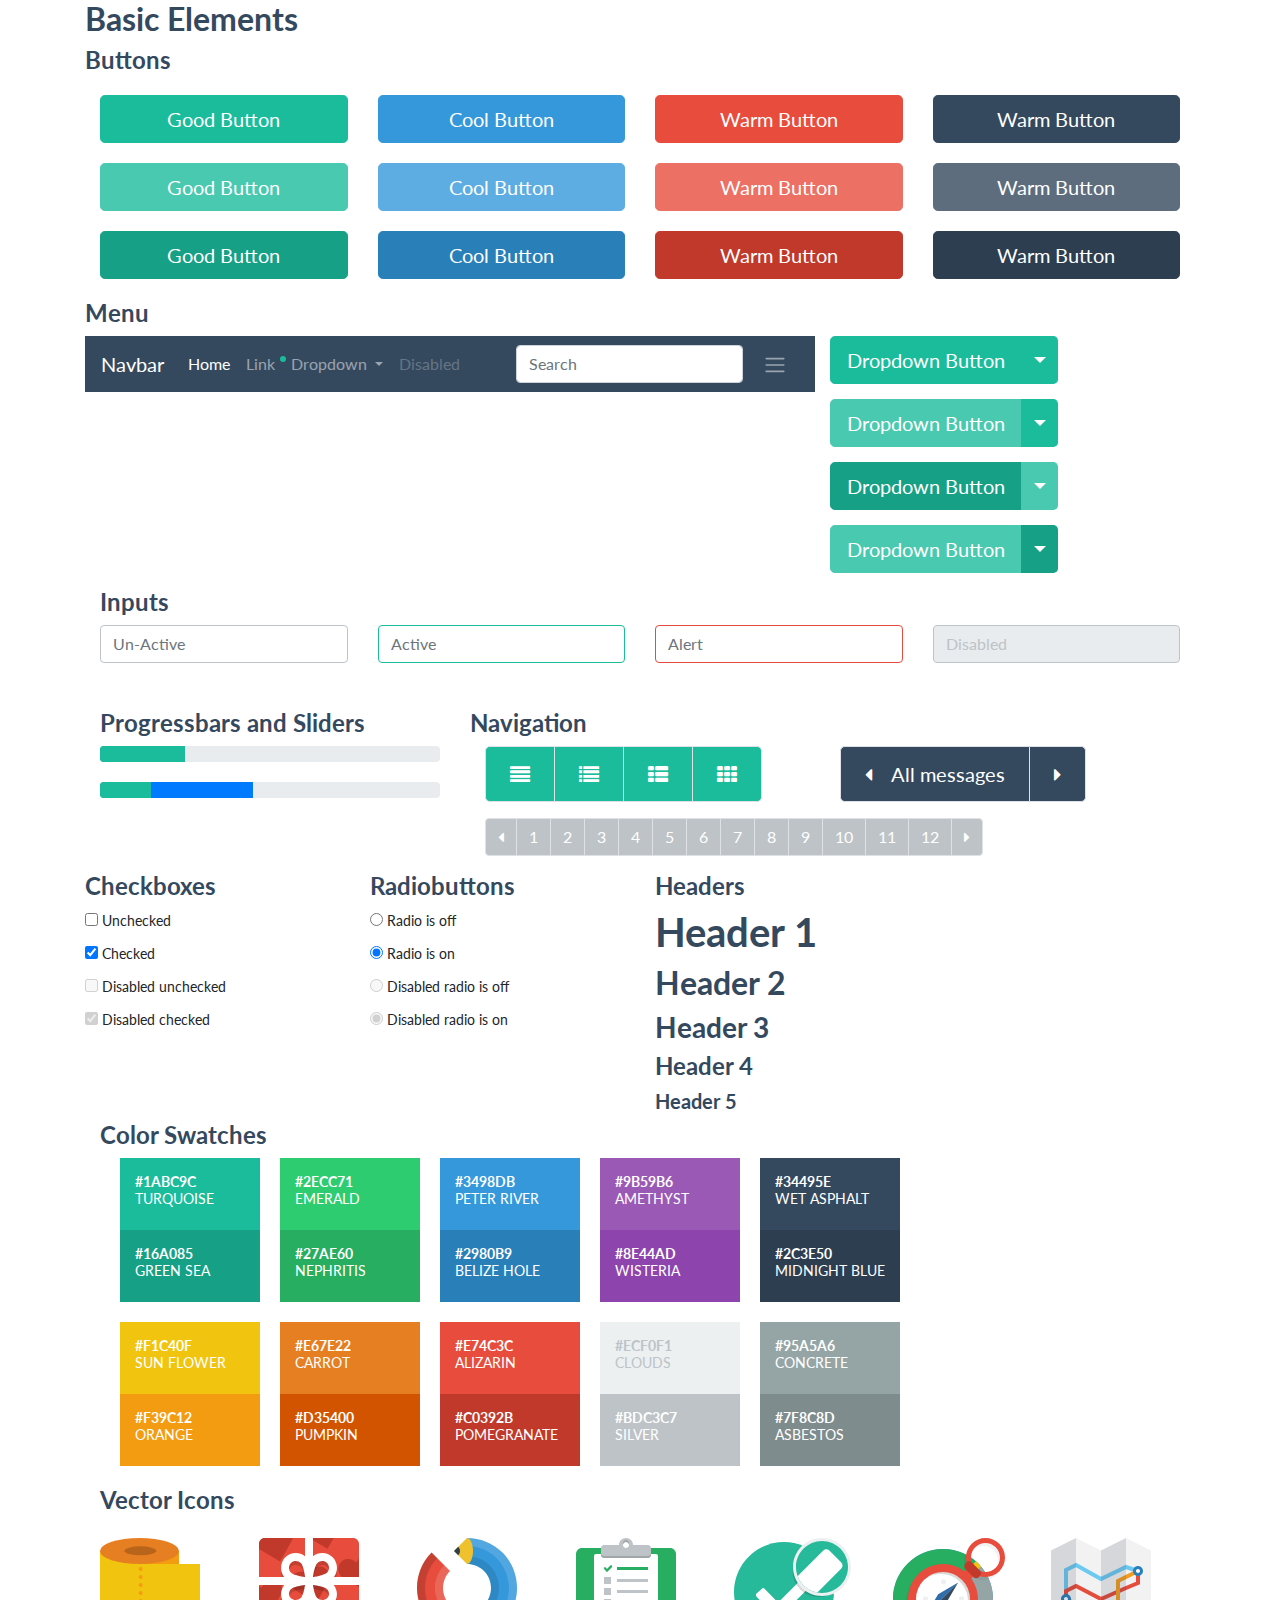
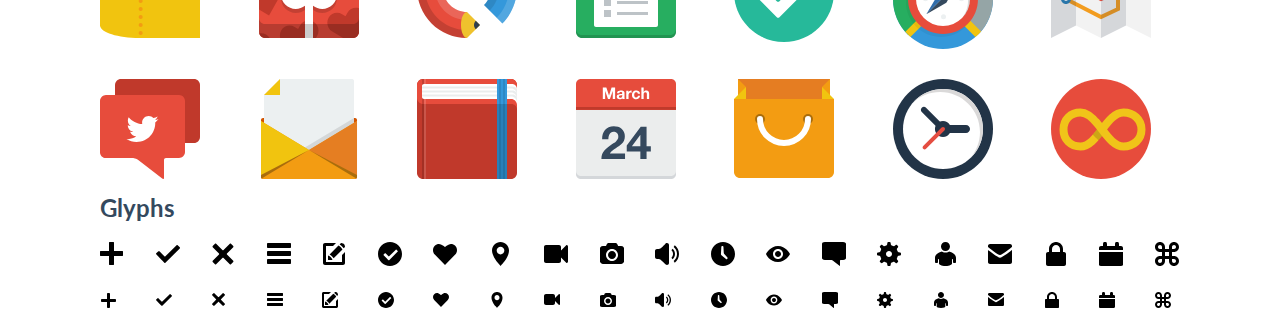
<file: index.html>
<!DOCTYPE html>
<html lang="en">
  <head>
    <meta charset="utf-8">
    <meta http-equiv="X-UA-Compatible" content="IE=edge">
    <meta name="viewport" content="width=device-width, initial-scale=1">
    <title></title>

    <link rel="stylesheet" href="css/normalize.css">
    <link rel="stylesheet" href="css/bootstrap.min.css">
    <link rel="stylesheet" href="css/main.css">
    <link rel="stylesheet" href="css/font-awesome.min.css">
  </head>
  <body>
    <!-- Main Container -->
    <div class="container-fluid">
      <!-- Buttons -->
      <div class="container">
        <h2>Basic Elements</h2>
        <div class="buttons-container">
          <h4>Buttons</h4>
          <div class="row buttons-row">
            <div class="col">
              <button class="btn btn-block btn-lg success" type="button">Good Button</button>
            </div>
            <div class="col">
              <button class="btn btn-block btn-lg primary" type="button">Cool Button</button>
            </div>
            <div class="col">
              <button class="btn btn-block btn-lg danger" type="button">Warm Button</button>
            </div>
            <div class="col">
              <button class="btn btn-block btn-lg dark" type="button">Warm Button</button>
            </div>
          </div>
          <div class="row buttons-row">
            <div class="col">
              <button class="btn btn-block btn-lg btn-light-success" type="button">Good Button</button>
            </div>
            <div class="col">
              <button class="btn btn-block btn-lg btn-light-primary" type="button">Cool Button</button>
            </div>
            <div class="col">
              <button class="btn btn-block btn-lg btn-light-danger" type="button">Warm Button</button>
            </div>
            <div class="col">
              <button class="btn btn-block btn-lg btn-light-dark" type="button">Warm Button</button>
            </div>
          </div>
          <div class="row buttons-row">
            <div class="col">
              <button class="btn btn-block btn-lg btn-bright-success" type="button">Good Button</button>
            </div>
            <div class="col">
              <button class="btn btn-block btn-lg btn-bright-primary" type="button">Cool Button</button>
            </div>
            <div class="col">
              <button class="btn btn-block btn-lg btn-bright-danger" type="button">Warm Button</button>
            </div>
            <div class="col">
              <button class="btn btn-block btn-lg btn-bright-dark" type="button">Warm Button</button>
            </div>
          </div>
        </div>

        <!-- Navbar & dropdown -->
        <div class="navbar-dropdown-container">
          <!-- Navbar -->
          <h4>Menu</h4>
          <div class="row">
            <div class="col-md-8 col-sm-12 col-xs-12">
              <nav class="navbar navbar-expand-lg navbar-dark bg-dark">
                <a class="navbar-brand" href="#">Navbar</a>
                <button class="navbar-toggler" type="button" data-toggle="collapse" data-target="#navbarSupportedContent" aria-controls="navbarSupportedContent" aria-expanded="false" aria-label="Toggle navigation">
                  <span class="navbar-toggler-icon"></span>
                </button>

                <div class="collapse navbar-collapse" id="navbarSupportedContent">
                  <ul class="navbar-nav mr-auto">
                    <li class="nav-item active">
                      <a class="nav-link" href="#">Home <span class="sr-only">(current)</span></a>
                    </li>
                    <li class="nav-item">
                      <a class="nav-link" href="#">Link<span class="navbar-unread">1</span></a>
                    </li>
                    <li class="nav-item dropdown">
                      <a class="nav-link dropdown-toggle" href="#" id="navbarDropdown" role="button" data-toggle="dropdown" aria-haspopup="true" aria-expanded="false">
                        Dropdown
                      </a>
                      <div class="dropdown-menu" aria-labelledby="navbarDropdown">
                        <a class="dropdown-item" href="#">Action</a>
                        <a class="dropdown-item" href="#">Another action</a>
                        <div class="dropdown-divider"></div>
                        <a class="dropdown-item" href="#">Something else here</a>
                      </div>
                    </li>
                    <li class="nav-item">
                      <a class="nav-link disabled" href="#">Disabled</a>
                    </li>
                  </ul>
                  <form class="form-inline my-2 my-lg-0">
                    <input class="form-control mr-sm-2" type="search" placeholder="Search" aria-label="Search">
                    <button class="btn btn-dark my-2 my-sm-0" type="submit">
                      <span class="navbar-toggler-icon"></span>
                    </button>
                  </form>
                </div>
              </nav>
            </div>
            <!--Dropdown-->
            <div class="col-md-4 col-sm-4 col-xs-12">
              <div class="row button-dropdown">
                <div class="btn-group">
                  <button type="button" class="btn btn-lg success">Dropdown Button</button>
                  <button type="button" class="btn btn-lg success dropdown-toggle dropdown-toggle-split" data-toggle="dropdown" aria-haspopup="true" aria-expanded="false">
                    <span class="sr-only">Toggle Dropdown</span>
                  </button>
                  <div class="dropdown-menu">
                    <a class="dropdown-item" href="#">Action</a>
                    <a class="dropdown-item" href="#">Another action</a>
                    <a class="dropdown-item" href="#">Something else here</a>
                    <div class="dropdown-divider"></div>
                    <a class="dropdown-item" href="#">Separated link</a>
                  </div>
                </div>
              </div>
              <div class="row button-dropdown">
                <div class="btn-group">
                  <button type="button" class="btn btn-lg btn-light-success">Dropdown Button</button>
                  <button type="button" class="btn btn-lg success dropdown-toggle dropdown-toggle-split" data-toggle="dropdown" aria-haspopup="true" aria-expanded="false">
                    <span class="sr-only">Toggle Dropdown</span>
                  </button>
                  <div class="dropdown-menu">
                    <a class="dropdown-item" href="#">Action</a>
                    <a class="dropdown-item" href="#">Another action</a>
                    <a class="dropdown-item" href="#">Something else here</a>
                    <div class="dropdown-divider"></div>
                    <a class="dropdown-item" href="#">Separated link</a>
                  </div>
                </div>
              </div>
              <div class="row button-dropdown">
                <div class="btn-group">
                  <button type="button" class="btn btn-lg btn-bright-success">Dropdown Button</button>
                  <button type="button" class="btn btn-lg btn-light-success dropdown-toggle dropdown-toggle-split" data-toggle="dropdown" aria-haspopup="true" aria-expanded="false">
                    <span class="sr-only">Toggle Dropdown</span>
                  </button>
                  <div class="dropdown-menu">
                    <a class="dropdown-item" href="#">Action</a>
                    <a class="dropdown-item" href="#">Another action</a>
                    <a class="dropdown-item" href="#">Something else here</a>
                    <div class="dropdown-divider"></div>
                    <a class="dropdown-item" href="#">Separated link</a>
                  </div>
                </div>
              </div>
              <div class="row button-dropdown">
                <div class="btn-group">
                  <button type="button" class="btn btn-lg btn-light-success">Dropdown Button</button>
                  <button type="button" class="btn btn-lg btn-bright-success dropdown-toggle dropdown-toggle-split" data-toggle="dropdown" aria-haspopup="true" aria-expanded="false">
                    <span class="sr-only">Toggle Dropdown</span>
                  </button>
                  <div class="dropdown-menu">
                    <a class="dropdown-item" href="#">Action</a>
                    <a class="dropdown-item" href="#">Another action</a>
                    <a class="dropdown-item" href="#">Something else here</a>
                    <div class="dropdown-divider"></div>
                    <a class="dropdown-item" href="#">Separated link</a>
                  </div>
                </div>
              </div>
            </div>
          </div>
        </div>

        <!--Inputs-->
        <div class="container input-container">
          <h4>Inputs</h4>
          <div class="row">
            <div class="col">
              <div class="form-group">
                <input value="" placeholder="Un-Active" class="form-control" type="text">
              </div>
            </div>
            <div class="col">
              <div class="form-group has-success">
                <input value="" placeholder="Active" class="form-control" type="text">
                <span class="input-icon fui-check-inverted"></span>
              </div>
            </div>
            <div class="col">
              <div class="form-group has-error">
                <input value="" placeholder="Alert" class="form-control" type="text">
              </div>
            </div>
            <div class="col">
              <div class="form-group">
                <input value="Disabled" disabled="disabled" class="form-control" type="text">
              </div>
            </div>
          </div>
        </div>

        <!-- Progress-bar & navigation -->
        <div class="container progress-navigation">
          <div class="row">
            <div class="col-md-4 col-sm-4 col-xs-12">
              <h4>Progressbars and Sliders</h4>
              <div class="progress">
                <div class="progress-bar success" role="progressbar" style="width: 25%" aria-valuenow="25" aria-valuemin="0" aria-valuemax="100">
                </div>
              </div>
              <div class="progress">
                <div class="progress-bar success" role="progressbar" style="width: 15%" aria-valuenow="15" aria-valuemin="0" aria-valuemax="100">
                </div>
                <div class="progress-bar" role="progressbar" style="width: 30%" aria-valuenow="30" aria-valuemin="0" aria-valuemax="100">
                </div>
              </div>
            </div>
          <div class="col-md-8 col-sm-8 col-xs-12">
            <h4>Navigation</h4>
            <div class="row row-pagination">
              <div class="col">
                <nav aria-label="Page navigation example">
                  <ul class="pagination pagination-lg">
                    <li class="page-item"><a class="page-link" href="#"><i class="fa fa-align-justify" aria-hidden="true"></i></a></li>
                    <li class="page-item"><a class="page-link" href="#"><i class="fa fa-list" aria-hidden="true"></i></a></li>
                    <li class="page-item"><a class="page-link" href="#"><i class="fa fa-th-list" aria-hidden="true"></i></a></li>
                    <li class="page-item"><a class="page-link" href="#"><i class="fa fa-th" aria-hidden="true"></i></a></li>
                  </ul>
                </nav>
              </div>
              <div class="col">
                <nav aria-label="Page navigation example">
                  <ul class="pagination pagination-lg demo-pager">
                    <li class="page-item"><a class="page-link" href="#"><i class="fa fa-caret-left pad" aria-hidden="true"></i> All messages</a></li>
                    <li class="page-item"><a class="page-link" href="#"><i class="fa fa-caret-right" aria-hidden="true"></i></a></li>
                  </ul>
                </nav>
              </div>
            </div>
            <div class="row row-pagination">
              <div class="col">
                <nav aria-label="Page navigation example">
                  <ul class="pagination number">
                    <li class="page-item">
                      <a class="page-link" href="#" aria-label="Previous">
                        <span aria-hidden="true"><i class="fa fa-caret-left" aria-hidden="true"></i></span>
                        <span class="sr-only">Previous</span>
                      </a>
                    </li>
                    <li class="page-item"><a class="page-link" href="#">1</a></li>
                    <li class="page-item"><a class="page-link" href="#">2</a></li>
                    <li class="page-item"><a class="page-link" href="#">3</a></li>
                    <li class="page-item"><a class="page-link" href="#">4</a></li>
                    <li class="page-item"><a class="page-link" href="#">5</a></li>
                    <li class="page-item"><a class="page-link" href="#">6</a></li>
                    <li class="page-item"><a class="page-link" href="#">7</a></li>
                    <li class="page-item"><a class="page-link" href="#">8</a></li>
                    <li class="page-item"><a class="page-link" href="#">9</a></li>
                    <li class="page-item"><a class="page-link" href="#">10</a></li>
                    <li class="page-item"><a class="page-link" href="#">11</a></li>
                    <li class="page-item"><a class="page-link" href="#">12</a></li>
                    <li class="page-item">
                      <a class="page-link" href="#" aria-label="Next">
                        <span aria-hidden="true"><i class="fa fa-caret-right" aria-hidden="true"></i></span>
                        <span class="sr-only">Next</span>
                      </a>
                    </li>
                  </ul>
                </nav>
              </div>
            </div>
          </div>
        </div>
      </div>

      <!-- Checkbox, Radio, toggles & Tags -->
      <div class"container">
        <div class="row">
          <div class="col check-radio-tooltip">
            <h4>Checkboxes</h4>
            <label class="checkbox" for="checkbox1">
              <input type="checkbox" value="" id="checkbox1" data-toggle="checkbox">
              Unchecked
            </label>
            <label class="checkbox" for="checkbox2">
              <input type="checkbox" checked="checked" value="" id="checkbox2" data-toggle="checkbox" checked="">
              Checked
            </label>
            <label class="checkbox" for="checkbox3">
              <input type="checkbox" value="" id="checkbox3" data-toggle="checkbox" disabled="">
              Disabled unchecked
            </label>
            <label class="checkbox" for="checkbox4">
              <input type="checkbox" checked="checked" value="" id="checkbox4" data-toggle="checkbox" disabled="" checked="">
              Disabled checked
            </label>
          </div>
          <div class="col check-radio-tooltip">
            <h4>Radiobuttons</h4>
            <label class="radio">
              <input type="radio" name="optionsRadios" id="optionsRadios1" value="option1" data-toggle="radio">
              Radio is off
            </label>
            <label class="radio">
              <input type="radio" name="optionsRadios" id="optionsRadios2" value="option1" data-toggle="radio" checked="">
              Radio is on
            </label>

            <label class="radio">
              <input type="radio" name="optionsRadiosDisabled" id="optionsRadios3" value="option2" data-toggle="radio" disabled="">
              Disabled radio is off
            </label>
            <label class="radio">
              <input type="radio" name="optionsRadiosDisabled" id="optionsRadios4" value="option2" data-toggle="radio" checked="" disabled="">
              Disabled radio is on
            </label>
          </div>
          <div class="col check-radio-tooltip">
            <h4>Headers</h4>
            <h1>Header 1</h1>
            <h2>Header 2</h2>
            <h3>Header 3</h3>
            <h4>Header 4</h4>
            <h5>Header 5</h5>
          </div>
          <div class="col check-radio-tooltip">

          </div>
        </div>
      </div>

      <!--Color Swatches-->
      <div class="container color-swatches">
        <h4>Color Swatches</h4>
        <div class="row">
          <div class="col-10">
            <div class="pallete-item">
  			      <dl class="palette palette-turquoise">
                  <dt>#1abc9c</dt>
                  <dd>Turquoise</dd>
                </dl>
                <dl class="palette palette-green-sea">
                  <dt>#16a085</dt>
                  <dd>Green sea</dd>
                </dl>
  		      </div>
  		      <div class="pallete-item">
  			      <dl class="palette palette-emerald">
                <dt>#2ecc71</dt>
                <dd>Emerald</dd>
              </dl>
              <dl class="palette palette-nephritis">
                <dt>#27ae60</dt>
                <dd>Nephritis</dd>
              </dl>
  		      </div>
  		      <div class="pallete-item">
  			      <dl class="palette palette-peter-river">
                <dt>#3498db</dt>
                <dd>Peter river</dd>
              </dl>
              <dl class="palette palette-belize-hole">
                <dt>#2980b9</dt>
                <dd>Belize hole</dd>
              </dl>
  		      </div>
  		      <div class="pallete-item">
  			      <dl class="palette palette-amethyst">
                <dt>#9b59b6</dt>
                <dd>Amethyst</dd>
              </dl>
              <dl class="palette palette-wisteria">
                <dt>#8e44ad</dt>
                <dd>Wisteria</dd>
              </dl>
  		      </div>
  		      <div class="pallete-item">
  			      <dl class="palette palette-wet-asphalt">
                <dt>#34495e</dt>
                <dd>Wet asphalt</dd>
              </dl>
              <dl class="palette palette-midnight-blue">
                <dt>#2c3e50</dt>
                <dd>Midnight blue</dd>
              </dl>
  		      </div>
  		      <div class="pallete-item">
  			      <dl class="palette palette-sun-flower">
                <dt>#f1c40f</dt>
                <dd>Sun flower</dd>
              </dl>
              <dl class="palette palette-orange">
                <dt>#f39c12</dt>
                <dd>Orange</dd>
              </dl>
  		      </div>
  		      <div class="pallete-item">
  			      <dl class="palette palette-carrot">
                <dt>#e67e22</dt>
                <dd>Carrot</dd>
              </dl>
              <dl class="palette palette-pumpkin">
                <dt>#d35400</dt>
                <dd>Pumpkin</dd>
              </dl>
  		      </div>
  		      <div class="pallete-item">
  			      <dl class="palette palette-alizarin">
                <dt>#e74c3c</dt>
                <dd>Alizarin</dd>
              </dl>
              <dl class="palette palette-pomegranate">
                <dt>#c0392b</dt>
                <dd>Pomegranate</dd>
              </dl>
  		      </div>
  		      <div class="pallete-item">
  			      <dl class="palette palette-clouds">
                <dt>#ecf0f1</dt>
                <dd>Clouds</dd>
              </dl>
              <dl class="palette palette-silver">
                <dt>#bdc3c7</dt>
                <dd>Silver</dd>
              </dl>
  		      </div>
  		      <div class="pallete-item">
  			      <dl class="palette palette-concrete">
                <dt>#95a5a6</dt>
                <dd>Concrete</dd>
              </dl>
              <dl class="palette palette-asbestos">
                <dt>#7f8c8d</dt>
                <dd>Asbestos</dd>
              </dl>
  		      </div>
          </div>
          <div class="col-2"></div>
        </div>
      </div>

      <div class="container vector-icons">
        <h4>Vector Icons</h4>
        <div class="row">
            <div class="col">
              <img src="images/icons/toilet-paper.svg" alt="Toilet-paper" />
            </div>
            <div class="col">
              <img src="images/icons/gift-box.svg" alt="Gift-Box" />
            </div>
            <div class="col">
              <img src="images/icons/pencils.svg" alt="Pencils" />
            </div>
            <div class="col">
              <img src="images/icons/clipboard.svg" alt="Clipboard" />
            </div>
            <div class="col">
              <img src="images/icons/retina.svg" alt="Retina" />
            </div>
            <div class="col">
              <img src="images/icons/compas.svg" alt="compass" />
            </div>
            <div class="col">
              <img src="images/icons/map.svg" alt="Maps" />
            </div>
        </div>
        <div class="row">
            <div class="col">
              <img src="images/icons/chat.svg" alt="Chats" />
            </div>
            <div class="col">
              <img src="images/icons/mail.svg" alt="Mail" />
            </div>
            <div class="col">
              <img src="images/icons/book.svg" alt="Book" />
            </div>
            <div class="col">
              <img src="images/icons/calendar.svg" alt="Calendar" />
            </div>
            <div class="col">
              <img src="images/icons/paper-bag.svg" alt="Paper-bag" />
            </div>
            <div class="col">
              <img src="images/icons/clocks.svg" alt="Clock" />
            </div>
            <div class="col">
              <img src="images/icons/loop.svg" alt="Loop" />
            </div>
        </div>
      </div>

      <div class="container Glyphs">
        <h4>Glyphs</h4>
        <div class="row">
          <div class="col">
            <img src="icon/SVG/24/plus-24.svg" alt="Plus" />
          </div>
          <div class="col">
            <img src="icon/SVG/24/checkmark-24.svg" alt="Checkmark" />
          </div>
          <div class="col">
            <img src="icon/SVG/24/cross-24.svg" alt="Cross" />
          </div>
          <div class="col">
            <img src="icon/SVG/24/menu-24.svg" alt="Menu" />
          </div>
          <div class="col">
            <img src="icon/SVG/24/new-24.svg" alt="" />
          </div>
          <div class="col">
            <img src="icon/SVG/24/checkround-24.svg" alt="Checkround" />
          </div>
          <div class="col">
            <img src="icon/SVG/24/heart-24.svg" alt="heart" />
          </div>
          <div class="col">
            <img src="icon/SVG/24/location-24.svg" alt="Location" />
          </div>
          <div class="col">
            <img src="icon/SVG/24/video-24.svg" alt="video" />
          </div>
          <div class="col">
            <img src="icon/SVG/24/photo-24.svg" alt="camera" />
          </div>
          <div class="col">
            <img src="icon/SVG/24/volume-24.svg" alt="volume" />
          </div>
          <div class="col">
            <img src="icon/SVG/24/time-24.svg" alt="Time" />
          </div>
          <div class="col">
            <img src="icon/SVG/24/eye-24.svg" alt="Eye" />
          </div>
          <div class="col">
            <img src="icon/SVG/24/bubble-24.svg" alt="Bubble" />
          </div>
          <div class="col">
            <img src="icon/SVG/24/settings-24.svg" alt="Settings" />
          </div>
          <div class="col">
            <img src="icon/SVG/24/man-24.svg" alt="Man" />
          </div>
          <div class="col">
            <img src="icon/SVG/24/mail-24.svg" alt="Mail" />
          </div>
          <div class="col">
            <img src="icon/SVG/24/lock-24.svg" alt="lock" />
          </div>
          <div class="col">
            <img src="icon/SVG/24/calendar-24.svg" alt="Calendar" />
          </div>
          <div class="col">
            <img src="icon/SVG/24/cmd-24.svg" alt="CMD" />
          </div>
        </div>
        <div class="row">
          <div class="col">
            <img src="icon/SVG/16/plus-16.svg" alt="Plus" />
          </div>
          <div class="col">
            <img src="icon/SVG/16/checkmark-16.svg" alt="Checkmark" />
          </div>
          <div class="col">
            <img src="icon/SVG/16/cross-16.svg" alt="Cross" />
          </div>
          <div class="col">
            <img src="icon/SVG/16/menu-16.svg" alt="Menu" />
          </div>
          <div class="col">
            <img src="icon/SVG/16/new-16.svg" alt="" />
          </div>
          <div class="col">
            <img src="icon/SVG/16/checkround-16.svg" alt="Checkround" />
          </div>
          <div class="col">
            <img src="icon/SVG/16/heart-16.svg" alt="heart" />
          </div>
          <div class="col">
            <img src="icon/SVG/16/location-16.svg" alt="Location" />
          </div>
          <div class="col">
            <img src="icon/SVG/16/video-16.svg" alt="video" />
          </div>
          <div class="col">
            <img src="icon/SVG/16/camera-16.svg" alt="camera" />
          </div>
          <div class="col">
            <img src="icon/SVG/16/volume-16.svg" alt="volume" />
          </div>
          <div class="col">
            <img src="icon/SVG/16/time-16.svg" alt="Time" />
          </div>
          <div class="col">
            <img src="icon/SVG/16/eye-16.svg" alt="Eye" />
          </div>
          <div class="col">
            <img src="icon/SVG/16/bubble-16.svg" alt="Bubble" />
          </div>
          <div class="col">
            <img src="icon/SVG/16/settings-16.svg" alt="Settings" />
          </div>
          <div class="col">
            <img src="icon/SVG/16/man-16.svg" alt="Man" />
          </div>
          <div class="col">
            <img src="icon/SVG/16/mail-16.svg" alt="Mail" />
          </div>
          <div class="col">
            <img src="icon/SVG/16/lock-16.svg" alt="lock" />
          </div>
          <div class="col">
            <img src="icon/SVG/16/calendar-16.svg" alt="Calendar" />
          </div>
          <div class="col">
            <img src="icon/SVG/16/cmd-16.svg" alt="CMD" />
          </div>
        </div>
      </div>

      </div>
    </div>
    <script src="https://code.jquery.com/jquery-3.3.1.slim.min.js"></script>
    <script src="https://cdnjs.cloudflare.com/ajax/libs/popper.js/1.12.9/umd/popper.min.js"></script>
    <script src="js/bootstrap.min.js"></script>
  </body>
</html>
</file>
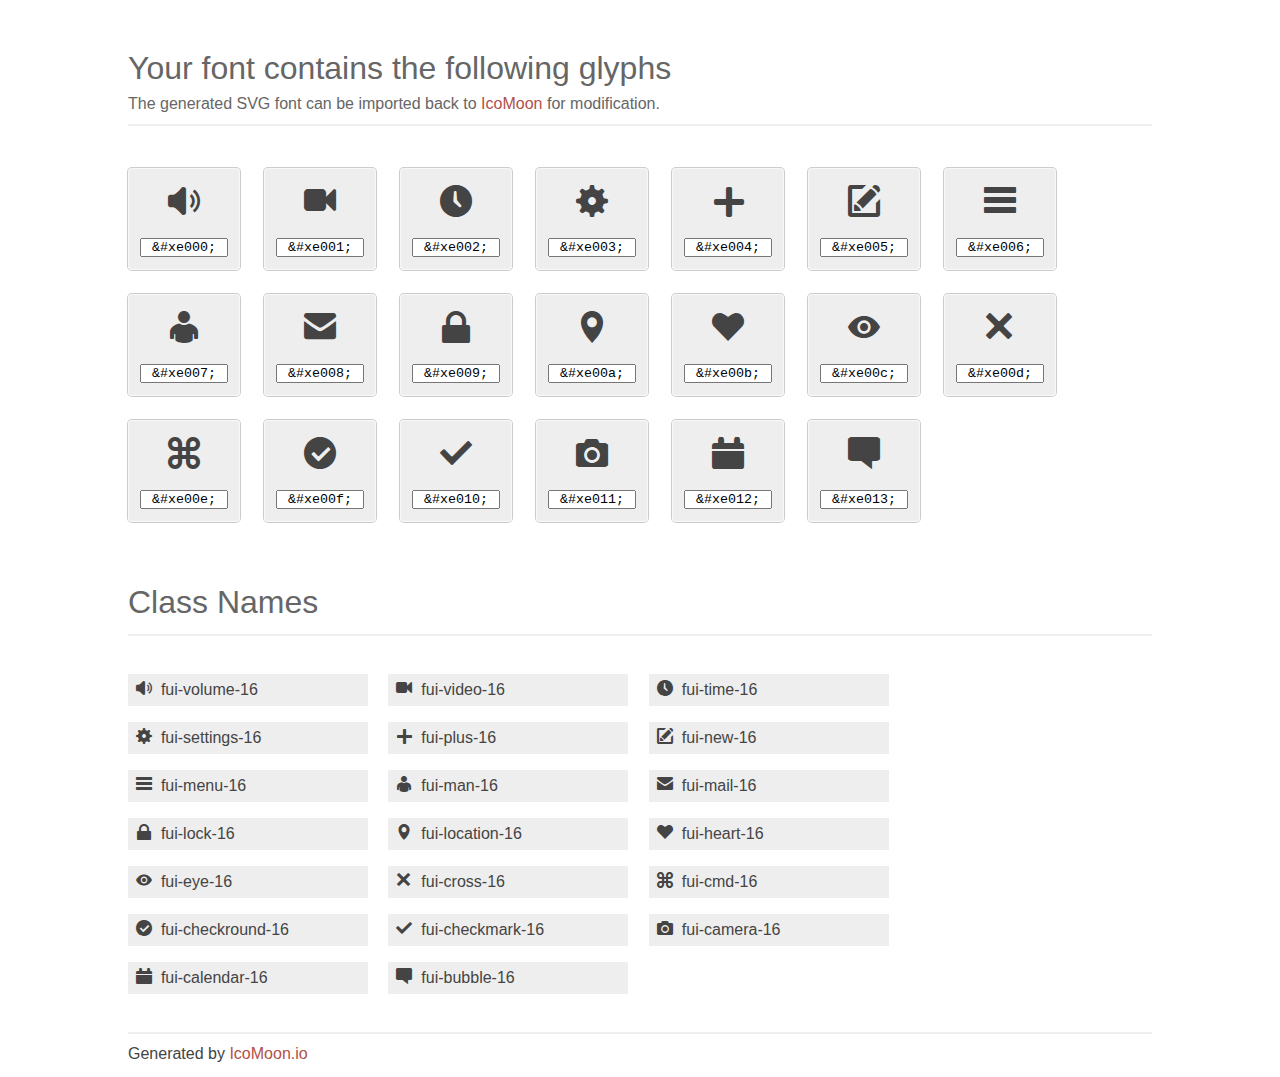
<file: icon/HTML_CSS/16/index.html>
<!doctype html>
<html>
<head>
<title>Your Font/Glyphs</title>
<link rel="stylesheet" href="style.css" />
<!--[if lte IE 7]><script src="lte-ie7.js"></script><![endif]-->
<style>
	section, header, footer {display: block;}
	body {
		font-family: sans-serif;
		color: #444;
		line-height: 1.5;
		font-size: 1em;
	}
	* {
		-moz-box-sizing: border-box;
		-webkit-box-sizing: border-box;
		box-sizing: border-box;
		margin: 0;
		padding: 0;
	}
	.glyph {
		font-size: 16px;
		float: left;
		text-align: center;
		background: #eee;
		padding: .75em;
		margin: .75em 1.5em .75em 0;
		width: 7em;
		border-radius: .25em;
		box-shadow: inset 0 0 0 1px #f8f8f8, 0 0 0 1px #CCC;
	}
	.glyph input {
		width: 100%;
		text-align: center;
		font-family: consolas, monospace;
	}
	.glyph input, .mtm {
		margin-top: .75em;
	}
	.w-main {
		width: 80%;
	}
	.centered {
		margin-left: auto;
		margin-right: auto;
	}
	.fs1 {
		font-size: 2em;
	}
	header {
		margin: 2em 0;
		padding-bottom: .5em;
		color: #666;
		box-shadow: 0 2px #eee;
	}
	header h1 {
		font-size: 2em;
		font-weight: normal;
	}
	.clearfix:before, .clearfix:after { content: ""; display: table; }
	.clearfix:after, .clear { clear: both; }
	footer {
		margin-top: 2em;
		padding: .5em 0;
		box-shadow: 0 -2px #eee;
	}
	a, a:visited {
		color: #B35047;
		text-decoration: none;
	}
	a:hover, a:focus {color: #000;}
	.box1 {
		font-size: 16px;
		display: inline-block;
		width: 15em;
		padding: .25em .5em;
		background: #eee;
		margin: .5em 1em .5em 0;
	}
</style>
</head>
<body>
	<div class="w-main centered">
	<section class="mtm clearfix" id="glyphs">
	<header>
		<h1>Your font contains the following glyphs</h1>
		<p>The generated SVG font can be imported back to <a href="http://icomoon.io/app">IcoMoon</a> for modification.</p>
	</header>
	<div class="glyph">
		<div class="fs1" aria-hidden="true" data-icon="&#xe000;"></div>
		<input type="text" readonly="readonly" value="&amp;#xe000;" />
	</div>
	<div class="glyph">
		<div class="fs1" aria-hidden="true" data-icon="&#xe001;"></div>
		<input type="text" readonly="readonly" value="&amp;#xe001;" />
	</div>
	<div class="glyph">
		<div class="fs1" aria-hidden="true" data-icon="&#xe002;"></div>
		<input type="text" readonly="readonly" value="&amp;#xe002;" />
	</div>
	<div class="glyph">
		<div class="fs1" aria-hidden="true" data-icon="&#xe003;"></div>
		<input type="text" readonly="readonly" value="&amp;#xe003;" />
	</div>
	<div class="glyph">
		<div class="fs1" aria-hidden="true" data-icon="&#xe004;"></div>
		<input type="text" readonly="readonly" value="&amp;#xe004;" />
	</div>
	<div class="glyph">
		<div class="fs1" aria-hidden="true" data-icon="&#xe005;"></div>
		<input type="text" readonly="readonly" value="&amp;#xe005;" />
	</div>
	<div class="glyph">
		<div class="fs1" aria-hidden="true" data-icon="&#xe006;"></div>
		<input type="text" readonly="readonly" value="&amp;#xe006;" />
	</div>
	<div class="glyph">
		<div class="fs1" aria-hidden="true" data-icon="&#xe007;"></div>
		<input type="text" readonly="readonly" value="&amp;#xe007;" />
	</div>
	<div class="glyph">
		<div class="fs1" aria-hidden="true" data-icon="&#xe008;"></div>
		<input type="text" readonly="readonly" value="&amp;#xe008;" />
	</div>
	<div class="glyph">
		<div class="fs1" aria-hidden="true" data-icon="&#xe009;"></div>
		<input type="text" readonly="readonly" value="&amp;#xe009;" />
	</div>
	<div class="glyph">
		<div class="fs1" aria-hidden="true" data-icon="&#xe00a;"></div>
		<input type="text" readonly="readonly" value="&amp;#xe00a;" />
	</div>
	<div class="glyph">
		<div class="fs1" aria-hidden="true" data-icon="&#xe00b;"></div>
		<input type="text" readonly="readonly" value="&amp;#xe00b;" />
	</div>
	<div class="glyph">
		<div class="fs1" aria-hidden="true" data-icon="&#xe00c;"></div>
		<input type="text" readonly="readonly" value="&amp;#xe00c;" />
	</div>
	<div class="glyph">
		<div class="fs1" aria-hidden="true" data-icon="&#xe00d;"></div>
		<input type="text" readonly="readonly" value="&amp;#xe00d;" />
	</div>
	<div class="glyph">
		<div class="fs1" aria-hidden="true" data-icon="&#xe00e;"></div>
		<input type="text" readonly="readonly" value="&amp;#xe00e;" />
	</div>
	<div class="glyph">
		<div class="fs1" aria-hidden="true" data-icon="&#xe00f;"></div>
		<input type="text" readonly="readonly" value="&amp;#xe00f;" />
	</div>
	<div class="glyph">
		<div class="fs1" aria-hidden="true" data-icon="&#xe010;"></div>
		<input type="text" readonly="readonly" value="&amp;#xe010;" />
	</div>
	<div class="glyph">
		<div class="fs1" aria-hidden="true" data-icon="&#xe011;"></div>
		<input type="text" readonly="readonly" value="&amp;#xe011;" />
	</div>
	<div class="glyph">
		<div class="fs1" aria-hidden="true" data-icon="&#xe012;"></div>
		<input type="text" readonly="readonly" value="&amp;#xe012;" />
	</div>
	<div class="glyph">
		<div class="fs1" aria-hidden="true" data-icon="&#xe013;"></div>
		<input type="text" readonly="readonly" value="&amp;#xe013;" />
	</div>
	</section>
	<div class="clear"></div>
	<section class="mtm clearfix" id="glyphs">
	<header>
		<h1>Class Names</h1>
	</header>
	<span class="box1">
		<span aria-hidden="true" class="fui-volume-16"></span>
		&nbsp;fui-volume-16
	</span>
	<span class="box1">
		<span aria-hidden="true" class="fui-video-16"></span>
		&nbsp;fui-video-16
	</span>
	<span class="box1">
		<span aria-hidden="true" class="fui-time-16"></span>
		&nbsp;fui-time-16
	</span>
	<span class="box1">
		<span aria-hidden="true" class="fui-settings-16"></span>
		&nbsp;fui-settings-16
	</span>
	<span class="box1">
		<span aria-hidden="true" class="fui-plus-16"></span>
		&nbsp;fui-plus-16
	</span>
	<span class="box1">
		<span aria-hidden="true" class="fui-new-16"></span>
		&nbsp;fui-new-16
	</span>
	<span class="box1">
		<span aria-hidden="true" class="fui-menu-16"></span>
		&nbsp;fui-menu-16
	</span>
	<span class="box1">
		<span aria-hidden="true" class="fui-man-16"></span>
		&nbsp;fui-man-16
	</span>
	<span class="box1">
		<span aria-hidden="true" class="fui-mail-16"></span>
		&nbsp;fui-mail-16
	</span>
	<span class="box1">
		<span aria-hidden="true" class="fui-lock-16"></span>
		&nbsp;fui-lock-16
	</span>
	<span class="box1">
		<span aria-hidden="true" class="fui-location-16"></span>
		&nbsp;fui-location-16
	</span>
	<span class="box1">
		<span aria-hidden="true" class="fui-heart-16"></span>
		&nbsp;fui-heart-16
	</span>
	<span class="box1">
		<span aria-hidden="true" class="fui-eye-16"></span>
		&nbsp;fui-eye-16
	</span>
	<span class="box1">
		<span aria-hidden="true" class="fui-cross-16"></span>
		&nbsp;fui-cross-16
	</span>
	<span class="box1">
		<span aria-hidden="true" class="fui-cmd-16"></span>
		&nbsp;fui-cmd-16
	</span>
	<span class="box1">
		<span aria-hidden="true" class="fui-checkround-16"></span>
		&nbsp;fui-checkround-16
	</span>
	<span class="box1">
		<span aria-hidden="true" class="fui-checkmark-16"></span>
		&nbsp;fui-checkmark-16
	</span>
	<span class="box1">
		<span aria-hidden="true" class="fui-camera-16"></span>
		&nbsp;fui-camera-16
	</span>
	<span class="box1">
		<span aria-hidden="true" class="fui-calendar-16"></span>
		&nbsp;fui-calendar-16
	</span>
	<span class="box1">
		<span aria-hidden="true" class="fui-bubble-16"></span>
		&nbsp;fui-bubble-16
	</span>
	</section>
	<footer>
		<p>Generated by <a href="http://icomoon.io">IcoMoon.io</a></p>
	</footer>
	</div>
	<script>
	document.getElementById("glyphs").addEventListener("click", function(e) {
		var target = e.target;
		if (target.tagName === "INPUT") {
			target.select();
		}
	});
	</script>
</body>
</html>
</file>
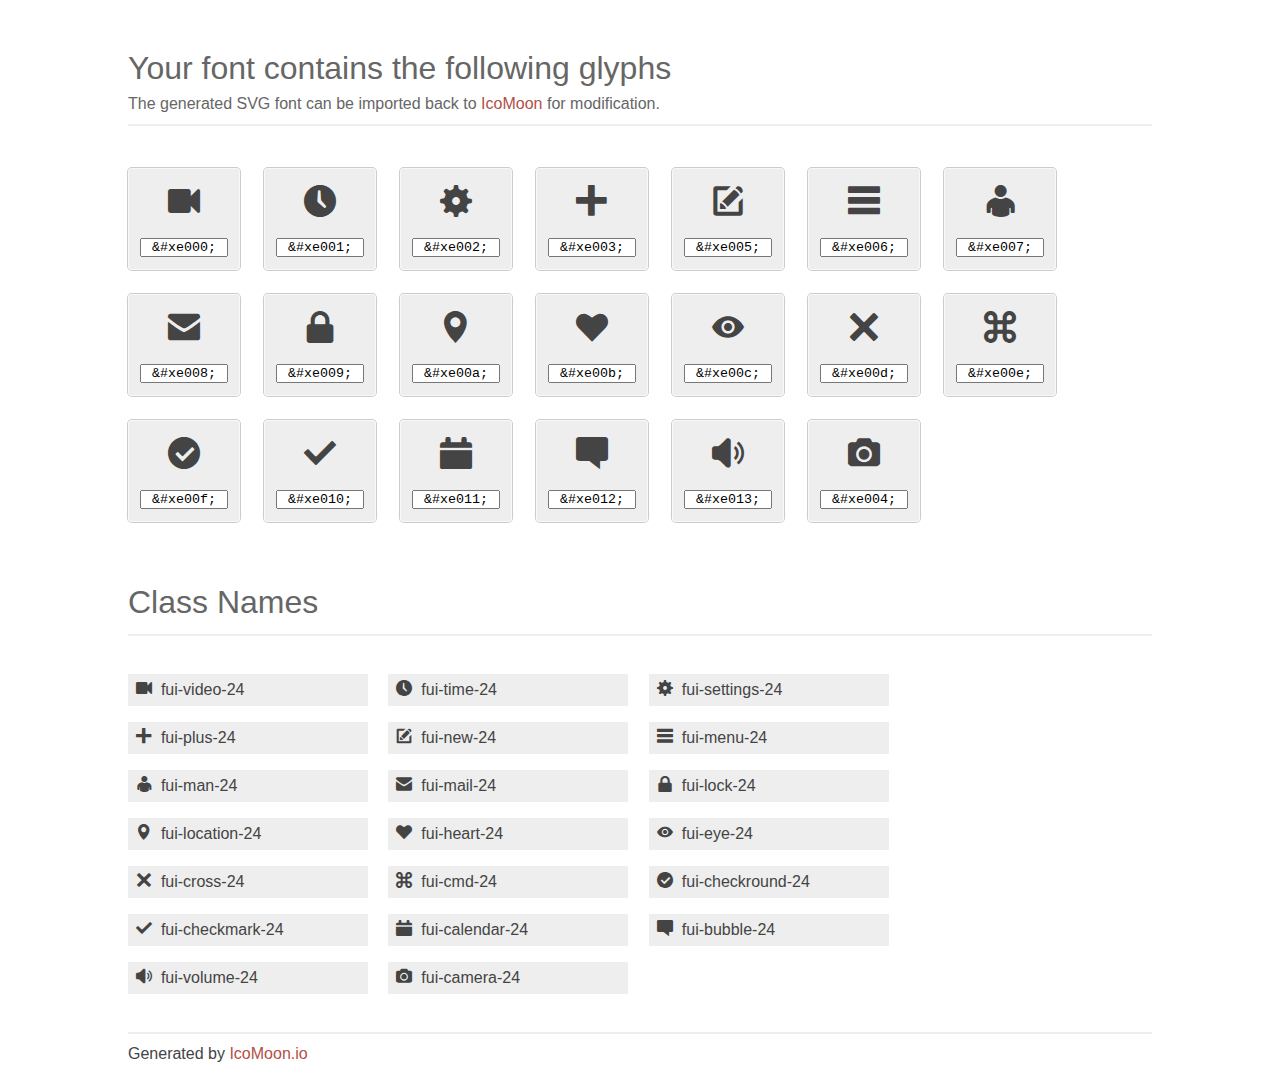
<file: icon/HTML_CSS/24/index.html>
<!doctype html>
<html>
<head>
<title>Your Font/Glyphs</title>
<link rel="stylesheet" href="style.css" />
<!--[if lte IE 7]><script src="lte-ie7.js"></script><![endif]-->
<style>
	section, header, footer {display: block;}
	body {
		font-family: sans-serif;
		color: #444;
		line-height: 1.5;
		font-size: 1em;
	}
	* {
		-moz-box-sizing: border-box;
		-webkit-box-sizing: border-box;
		box-sizing: border-box;
		margin: 0;
		padding: 0;
	}
	.glyph {
		font-size: 16px;
		float: left;
		text-align: center;
		background: #eee;
		padding: .75em;
		margin: .75em 1.5em .75em 0;
		width: 7em;
		border-radius: .25em;
		box-shadow: inset 0 0 0 1px #f8f8f8, 0 0 0 1px #CCC;
	}
	.glyph input {
		width: 100%;
		text-align: center;
		font-family: consolas, monospace;
	}
	.glyph input, .mtm {
		margin-top: .75em;
	}
	.w-main {
		width: 80%;
	}
	.centered {
		margin-left: auto;
		margin-right: auto;
	}
	.fs1 {
		font-size: 2em;
	}
	header {
		margin: 2em 0;
		padding-bottom: .5em;
		color: #666;
		box-shadow: 0 2px #eee;
	}
	header h1 {
		font-size: 2em;
		font-weight: normal;
	}
	.clearfix:before, .clearfix:after { content: ""; display: table; }
	.clearfix:after, .clear { clear: both; }
	footer {
		margin-top: 2em;
		padding: .5em 0;
		box-shadow: 0 -2px #eee;
	}
	a, a:visited {
		color: #B35047;
		text-decoration: none;
	}
	a:hover, a:focus {color: #000;}
	.box1 {
		font-size: 16px;
		display: inline-block;
		width: 15em;
		padding: .25em .5em;
		background: #eee;
		margin: .5em 1em .5em 0;
	}
</style>
</head>
<body>
	<div class="w-main centered">
	<section class="mtm clearfix" id="glyphs">
	<header>
		<h1>Your font contains the following glyphs</h1>
		<p>The generated SVG font can be imported back to <a href="http://icomoon.io/app">IcoMoon</a> for modification.</p>
	</header>
	<div class="glyph">
		<div class="fs1" aria-hidden="true" data-icon="&#xe000;"></div>
		<input type="text" readonly="readonly" value="&amp;#xe000;" />
	</div>
	<div class="glyph">
		<div class="fs1" aria-hidden="true" data-icon="&#xe001;"></div>
		<input type="text" readonly="readonly" value="&amp;#xe001;" />
	</div>
	<div class="glyph">
		<div class="fs1" aria-hidden="true" data-icon="&#xe002;"></div>
		<input type="text" readonly="readonly" value="&amp;#xe002;" />
	</div>
	<div class="glyph">
		<div class="fs1" aria-hidden="true" data-icon="&#xe003;"></div>
		<input type="text" readonly="readonly" value="&amp;#xe003;" />
	</div>
	<div class="glyph">
		<div class="fs1" aria-hidden="true" data-icon="&#xe005;"></div>
		<input type="text" readonly="readonly" value="&amp;#xe005;" />
	</div>
	<div class="glyph">
		<div class="fs1" aria-hidden="true" data-icon="&#xe006;"></div>
		<input type="text" readonly="readonly" value="&amp;#xe006;" />
	</div>
	<div class="glyph">
		<div class="fs1" aria-hidden="true" data-icon="&#xe007;"></div>
		<input type="text" readonly="readonly" value="&amp;#xe007;" />
	</div>
	<div class="glyph">
		<div class="fs1" aria-hidden="true" data-icon="&#xe008;"></div>
		<input type="text" readonly="readonly" value="&amp;#xe008;" />
	</div>
	<div class="glyph">
		<div class="fs1" aria-hidden="true" data-icon="&#xe009;"></div>
		<input type="text" readonly="readonly" value="&amp;#xe009;" />
	</div>
	<div class="glyph">
		<div class="fs1" aria-hidden="true" data-icon="&#xe00a;"></div>
		<input type="text" readonly="readonly" value="&amp;#xe00a;" />
	</div>
	<div class="glyph">
		<div class="fs1" aria-hidden="true" data-icon="&#xe00b;"></div>
		<input type="text" readonly="readonly" value="&amp;#xe00b;" />
	</div>
	<div class="glyph">
		<div class="fs1" aria-hidden="true" data-icon="&#xe00c;"></div>
		<input type="text" readonly="readonly" value="&amp;#xe00c;" />
	</div>
	<div class="glyph">
		<div class="fs1" aria-hidden="true" data-icon="&#xe00d;"></div>
		<input type="text" readonly="readonly" value="&amp;#xe00d;" />
	</div>
	<div class="glyph">
		<div class="fs1" aria-hidden="true" data-icon="&#xe00e;"></div>
		<input type="text" readonly="readonly" value="&amp;#xe00e;" />
	</div>
	<div class="glyph">
		<div class="fs1" aria-hidden="true" data-icon="&#xe00f;"></div>
		<input type="text" readonly="readonly" value="&amp;#xe00f;" />
	</div>
	<div class="glyph">
		<div class="fs1" aria-hidden="true" data-icon="&#xe010;"></div>
		<input type="text" readonly="readonly" value="&amp;#xe010;" />
	</div>
	<div class="glyph">
		<div class="fs1" aria-hidden="true" data-icon="&#xe011;"></div>
		<input type="text" readonly="readonly" value="&amp;#xe011;" />
	</div>
	<div class="glyph">
		<div class="fs1" aria-hidden="true" data-icon="&#xe012;"></div>
		<input type="text" readonly="readonly" value="&amp;#xe012;" />
	</div>
	<div class="glyph">
		<div class="fs1" aria-hidden="true" data-icon="&#xe013;"></div>
		<input type="text" readonly="readonly" value="&amp;#xe013;" />
	</div>
	<div class="glyph">
		<div class="fs1" aria-hidden="true" data-icon="&#xe004;"></div>
		<input type="text" readonly="readonly" value="&amp;#xe004;" />
	</div>
	</section>
	<div class="clear"></div>
	<section class="mtm clearfix" id="glyphs">
	<header>
		<h1>Class Names</h1>
	</header>
	<span class="box1">
		<span aria-hidden="true" class="fui-video-24"></span>
		&nbsp;fui-video-24
	</span>
	<span class="box1">
		<span aria-hidden="true" class="fui-time-24"></span>
		&nbsp;fui-time-24
	</span>
	<span class="box1">
		<span aria-hidden="true" class="fui-settings-24"></span>
		&nbsp;fui-settings-24
	</span>
	<span class="box1">
		<span aria-hidden="true" class="fui-plus-24"></span>
		&nbsp;fui-plus-24
	</span>
	<span class="box1">
		<span aria-hidden="true" class="fui-new-24"></span>
		&nbsp;fui-new-24
	</span>
	<span class="box1">
		<span aria-hidden="true" class="fui-menu-24"></span>
		&nbsp;fui-menu-24
	</span>
	<span class="box1">
		<span aria-hidden="true" class="fui-man-24"></span>
		&nbsp;fui-man-24
	</span>
	<span class="box1">
		<span aria-hidden="true" class="fui-mail-24"></span>
		&nbsp;fui-mail-24
	</span>
	<span class="box1">
		<span aria-hidden="true" class="fui-lock-24"></span>
		&nbsp;fui-lock-24
	</span>
	<span class="box1">
		<span aria-hidden="true" class="fui-location-24"></span>
		&nbsp;fui-location-24
	</span>
	<span class="box1">
		<span aria-hidden="true" class="fui-heart-24"></span>
		&nbsp;fui-heart-24
	</span>
	<span class="box1">
		<span aria-hidden="true" class="fui-eye-24"></span>
		&nbsp;fui-eye-24
	</span>
	<span class="box1">
		<span aria-hidden="true" class="fui-cross-24"></span>
		&nbsp;fui-cross-24
	</span>
	<span class="box1">
		<span aria-hidden="true" class="fui-cmd-24"></span>
		&nbsp;fui-cmd-24
	</span>
	<span class="box1">
		<span aria-hidden="true" class="fui-checkround-24"></span>
		&nbsp;fui-checkround-24
	</span>
	<span class="box1">
		<span aria-hidden="true" class="fui-checkmark-24"></span>
		&nbsp;fui-checkmark-24
	</span>
	<span class="box1">
		<span aria-hidden="true" class="fui-calendar-24"></span>
		&nbsp;fui-calendar-24
	</span>
	<span class="box1">
		<span aria-hidden="true" class="fui-bubble-24"></span>
		&nbsp;fui-bubble-24
	</span>
	<span class="box1">
		<span aria-hidden="true" class="fui-volume-24"></span>
		&nbsp;fui-volume-24
	</span>
	<span class="box1">
		<span aria-hidden="true" class="fui-camera-24"></span>
		&nbsp;fui-camera-24
	</span>
	</section>
	<footer>
		<p>Generated by <a href="http://icomoon.io">IcoMoon.io</a></p>
	</footer>
	</div>
	<script>
	document.getElementById("glyphs").addEventListener("click", function(e) {
		var target = e.target;
		if (target.tagName === "INPUT") {
			target.select();
		}
	});
	</script>
</body>
</html>
</file>
<file: css/main.css>
@charset "UTF-8";
@import url("https://fonts.googleapis.com/css?family=Lato:100,300,400,700,900");
@font-face {
  font-family: "Flat-UI-Pro-Icons";
  src: url("../fonts/glyphicons/flat-ui-pro-icons-regular.eot");
  src: url("../fonts/glyphicons/flat-ui-pro-icons-regular.eot?#iefix") format("embedded-opentype"), url("../fonts/glyphicons/flat-ui-pro-icons-regular.woff") format("woff"), url("../fonts/glyphicons/flat-ui-pro-icons-regular.ttf") format("truetype"), url("../fonts/glyphicons/flat-ui-pro-icons-regular.svg#flat-ui-pro-icons-regular") format("svg");
}
body {
  font-family: "Lato", sans-serif;
}

.container h2 {
  color: #34495E;
  font-weight: 700;
}

.buttons-container h4 {
  color: #34495E;
  font-weight: 700;
}
.buttons-container .buttons-row {
  margin: 20px 0;
}

.navbar-dropdown-container h4 {
  color: #34495E;
  font-weight: 700;
}

.input-container {
  margin-bottom: 30px;
}
.input-container h4 {
  color: #34495E;
  font-weight: 700;
}

.progress-navigation h4 {
  color: #34495E;
  font-weight: 700;
}

.check-radio-tooltip h4, .check-radio-tooltip h1, .check-radio-tooltip h2, .check-radio-tooltip h3, .check-radio-tooltip h5 {
  color: #34495E;
  font-weight: 700;
}

.color-swatches h4 {
  color: #34495E;
  font-weight: 700;
}

.Glyphs h4 {
  color: #34495E;
  font-weight: 700;
}
.Glyphs .row .col {
  margin: 10px 0;
}
.Glyphs .row .col img {
  color: #34495E !important;
}

.fui-plus:before {
  content: "";
}

.vector-icons h4 {
  color: #34495E;
  font-weight: 700;
}
.vector-icons .row .col img {
  margin: 15px 0;
}

.success {
  background-color: #1abc9c;
  border: 1px solid #1abc9c;
  color: #ffffff;
}

.primary {
  background-color: #3498db;
  border: 1px solid #3498db;
  color: #ffffff;
}

.danger {
  background-color: #e74c3c;
  border: 1px solid #e74c3c;
  color: #ffffff;
}

.dark {
  background-color: #34495E;
  border: 1px solid #34495E;
  color: #ffffff;
}

.btn-light-success {
  background-color: #49c9b0;
  border: 1px solid #49c9b0;
  color: #ffffff;
}

.btn-light-primary {
  background-color: #5dade2;
  border: 1px solid #5dade2;
  color: #ffffff;
}

.btn-light-danger {
  background-color: #ec7064;
  border: 1px solid #ec7064;
  color: #ffffff;
}

.btn-light-dark {
  background-color: #5d6d7d;
  border: 1px solid #5d6d7d;
  color: #ffffff;
}

.btn-bright-success {
  background-color: #16a085;
  border: 1px solid #16a085;
  color: #ffffff;
}

.btn-bright-primary {
  background-color: #2980b9;
  border: 1px solid #2980b9;
  color: #ffffff;
}

.btn-bright-danger {
  background-color: #c0392b;
  border: 1px solid #c0392b;
  color: #ffffff;
}

.btn-bright-dark {
  background-color: #2c3e50;
  border: 1px solid #2c3e50;
  color: #ffffff;
}

.navbar.navbar-dark.bg-dark {
  background-color: #34495E !important;
}
.navbar .dropdown-menu {
  background-color: #34495E;
  color: #ffffff;
}
.navbar .dropdown-menu .dropdown-item {
  color: #ffffff;
}
.navbar .dropdown-menu .dropdown-item:focus, .navbar .dropdown-menu .dropdown-item:hover {
  background-color: #1abc9c;
  color: #ffffff;
}
.navbar .navbar-unread {
  background-color: #1abc9c;
  border-radius: 50%;
  color: white;
  font-size: 0;
  font-weight: 700;
  min-height: 6px;
  min-width: 6px;
  line-height: 1;
  text-align: center;
  z-index: 10;
  position: absolute;
  top: 35%;
  margin-left: 5px;
}
.navbar .btn-dark {
  background-color: #34495E;
  border: 0;
  color: #ffffff;
}

.button-dropdown {
  margin-bottom: 15px;
}

.btn-group .success {
  background-color: #1abc9c;
}
.btn-group .dropdown-toggle {
  border-right: 0px;
}
.btn-group .btn-light-success {
  background-color: #49c9b0;
}
.btn-group .btn-light-success.dropdown-toggle {
  border-right: 0;
}

.btn-group .dropdown-menu {
  background-color: #34495E;
  color: #ffffff;
}
.btn-group .dropdown-menu .dropdown-item {
  color: #ffffff;
}
.btn-group .dropdown-menu .dropdown-item:focus, .btn-group .dropdown-menu .dropdown-item:hover {
  background-color: #1abc9c;
  color: #ffffff;
}

.form-group .form-control {
  color: #bdc3c7;
  border-color: #bdc3c7;
  box-shadow: none;
}
.form-group .form-control::-moz-placeholder {
  color: #bdc3c7;
}

.has-error .form-control {
  color: #e74c3c;
  border-color: #e74c3c;
  box-shadow: none;
}
.has-error .form-control::-moz-placeholder {
  color: #e74c3c;
}

.has-success .form-control {
  color: #1abc9c;
  border-color: #1abc9c;
  box-shadow: none;
}
.has-success .form-control::-moz-placeholder {
  color: #1abc9c;
}

.progress, .ui-slider {
  margin-bottom: 20px;
}

.ui-slider {
  margin-bottom: 20px;
}

.row-pagination {
  width: 100%;
  margin: auto;
}

.page-link .pad {
  padding-right: 15px;
}

.pagination .page-item a {
  background-color: #1abc9c;
  color: #ffffff;
}
.pagination .page-item a:hover {
  background-color: #16a085;
}

.number .page-item a {
  background-color: #bdc3c7;
}

.demo-pager .page-item a {
  background-color: #34495E;
  color: #ffffff;
}

.checkbox, .radio {
  display: block;
  margin-top: 10px;
  margin-bottom: 12px;
  position: relative;
  transition: color 0.25s linear;
  font-size: 14px;
  min-height: 20px;
  line-height: 1.5;
}

.pallete-item {
  width: 140px;
  float: left;
  margin: 0 0 20px 20px;
}
.pallete-item .palette {
  font-size: 14px;
  line-height: 1.214;
  color: white;
  margin: 0;
  padding: 15px;
  text-transform: uppercase;
}
.pallete-item .palette-turquoise {
  background-color: #1abc9c;
}
.pallete-item .palette-green-sea {
  background-color: #16a085;
}
.pallete-item .palette-emerald {
  background-color: #2ecc71;
}
.pallete-item .palette-nephritis {
  background-color: #27ae60;
}
.pallete-item .palette-peter-river {
  background-color: #3498db;
}
.pallete-item .palette-belize-hole {
  background-color: #2980b9;
}
.pallete-item .palette-amethyst {
  background-color: #9b59b6;
}
.pallete-item .palette-wisteria {
  background-color: #8e44ad;
}
.pallete-item .palette-wet-asphalt {
  background-color: #34495e;
}
.pallete-item .palette-midnight-blue {
  background-color: #2c3e50;
}
.pallete-item .palette-sun-flower {
  background-color: #f1c40f;
}
.pallete-item .palette-orange {
  background-color: #f39c12;
}
.pallete-item .palette-carrot {
  background-color: #e67e22;
}
.pallete-item .palette-pumpkin {
  background-color: #d35400;
}
.pallete-item .palette-alizarin {
  background-color: #e74c3c;
}
.pallete-item .palette-pomegranate {
  background-color: #c0392b;
}
.pallete-item .palette-clouds {
  background-color: #ecf0f1;
}
.pallete-item .palette-silver {
  background-color: #bdc3c7;
}
.pallete-item .palette-concrete {
  background-color: #95a5a6;
}
.pallete-item .palette-asbestos {
  background-color: #7f8c8d;
}
.pallete-item .palette-clouds {
  color: #bdc3c7;
}

/*# sourceMappingURL=main.css.map */
</file>
<file: icon/HTML_CSS/16/style.css>
@font-face {
	font-family: 'Flat-UI-Icons-16';
	src:url('fonts/Flat-UI-Icons-16.eot');
	src:url('fonts/Flat-UI-Icons-16.eot?#iefix') format('embedded-opentype'),
		url('fonts/Flat-UI-Icons-16.woff') format('woff'),
		url('fonts/Flat-UI-Icons-16.ttf') format('truetype'),
		url('fonts/Flat-UI-Icons-16.svg#Flat-UI-Icons-16') format('svg');
	font-weight: normal;
	font-style: normal;
}

/* Use the following CSS code if you want to use data attributes for inserting your icons */
[data-icon]:before {
	font-family: 'Flat-UI-Icons-16';
	content: attr(data-icon);
	speak: none;
	font-weight: normal;
	line-height: 1;
	-webkit-font-smoothing: antialiased;
}

/* Use the following CSS code if you want to have a class per icon */
/*
Instead of a list of all class selectors,
you can use the generic selector below, but it's slower:
[class*="fui-"]:before {
*/
.fui-volume-16:before, .fui-video-16:before, .fui-time-16:before, .fui-settings-16:before, .fui-plus-16:before, .fui-new-16:before, .fui-menu-16:before, .fui-man-16:before, .fui-mail-16:before, .fui-lock-16:before, .fui-location-16:before, .fui-heart-16:before, .fui-eye-16:before, .fui-cross-16:before, .fui-cmd-16:before, .fui-checkround-16:before, .fui-checkmark-16:before, .fui-camera-16:before, .fui-calendar-16:before, .fui-bubble-16:before {
	font-family: 'Flat-UI-Icons-16';
	speak: none;
	font-style: normal;
	font-weight: normal;
	line-height: 1;
	-webkit-font-smoothing: antialiased;
}
.fui-volume-16:before {
	content: "\e000";
}
.fui-video-16:before {
	content: "\e001";
}
.fui-time-16:before {
	content: "\e002";
}
.fui-settings-16:before {
	content: "\e003";
}
.fui-plus-16:before {
	content: "\e004";
}
.fui-new-16:before {
	content: "\e005";
}
.fui-menu-16:before {
	content: "\e006";
}
.fui-man-16:before {
	content: "\e007";
}
.fui-mail-16:before {
	content: "\e008";
}
.fui-lock-16:before {
	content: "\e009";
}
.fui-location-16:before {
	content: "\e00a";
}
.fui-heart-16:before {
	content: "\e00b";
}
.fui-eye-16:before {
	content: "\e00c";
}
.fui-cross-16:before {
	content: "\e00d";
}
.fui-cmd-16:before {
	content: "\e00e";
}
.fui-checkround-16:before {
	content: "\e00f";
}
.fui-checkmark-16:before {
	content: "\e010";
}
.fui-camera-16:before {
	content: "\e011";
}
.fui-calendar-16:before {
	content: "\e012";
}
.fui-bubble-16:before {
	content: "\e013";
}
</file>
<file: icon/HTML_CSS/24/style.css>
@font-face {
	font-family: 'Flat-UI-Icons-24';
	src:url('fonts/Flat-UI-Icons-24.eot');
	src:url('fonts/Flat-UI-Icons-24.eot?#iefix') format('embedded-opentype'),
		url('fonts/Flat-UI-Icons-24.woff') format('woff'),
		url('fonts/Flat-UI-Icons-24.ttf') format('truetype'),
		url('fonts/Flat-UI-Icons-24.svg#Flat-UI-Icons-24') format('svg');
	font-weight: normal;
	font-style: normal;
}

/* Use the following CSS code if you want to use data attributes for inserting your icons */
[data-icon]:before {
	font-family: 'Flat-UI-Icons-24';
	content: attr(data-icon);
	speak: none;
	font-weight: normal;
	line-height: 1;
	-webkit-font-smoothing: antialiased;
}

/* Use the following CSS code if you want to have a class per icon */
/*
Instead of a list of all class selectors,
you can use the generic selector below, but it's slower:
[class*="fui-"]:before {
*/
.fui-video-24:before, .fui-time-24:before, .fui-settings-24:before, .fui-plus-24:before, .fui-new-24:before, .fui-menu-24:before, .fui-man-24:before, .fui-mail-24:before, .fui-lock-24:before, .fui-location-24:before, .fui-heart-24:before, .fui-eye-24:before, .fui-cross-24:before, .fui-cmd-24:before, .fui-checkround-24:before, .fui-checkmark-24:before, .fui-calendar-24:before, .fui-bubble-24:before, .fui-volume-24:before, .fui-camera-24:before {
	font-family: 'Flat-UI-Icons-24';
	speak: none;
	font-style: normal;
	font-weight: normal;
	line-height: 1;
	-webkit-font-smoothing: antialiased;
}
.fui-video-24:before {
	content: "\e000";
}
.fui-time-24:before {
	content: "\e001";
}
.fui-settings-24:before {
	content: "\e002";
}
.fui-plus-24:before {
	content: "\e003";
}
.fui-new-24:before {
	content: "\e005";
}
.fui-menu-24:before {
	content: "\e006";
}
.fui-man-24:before {
	content: "\e007";
}
.fui-mail-24:before {
	content: "\e008";
}
.fui-lock-24:before {
	content: "\e009";
}
.fui-location-24:before {
	content: "\e00a";
}
.fui-heart-24:before {
	content: "\e00b";
}
.fui-eye-24:before {
	content: "\e00c";
}
.fui-cross-24:before {
	content: "\e00d";
}
.fui-cmd-24:before {
	content: "\e00e";
}
.fui-checkround-24:before {
	content: "\e00f";
}
.fui-checkmark-24:before {
	content: "\e010";
}
.fui-calendar-24:before {
	content: "\e011";
}
.fui-bubble-24:before {
	content: "\e012";
}
.fui-volume-24:before {
	content: "\e013";
}
.fui-camera-24:before {
	content: "\e004";
}
</file>
